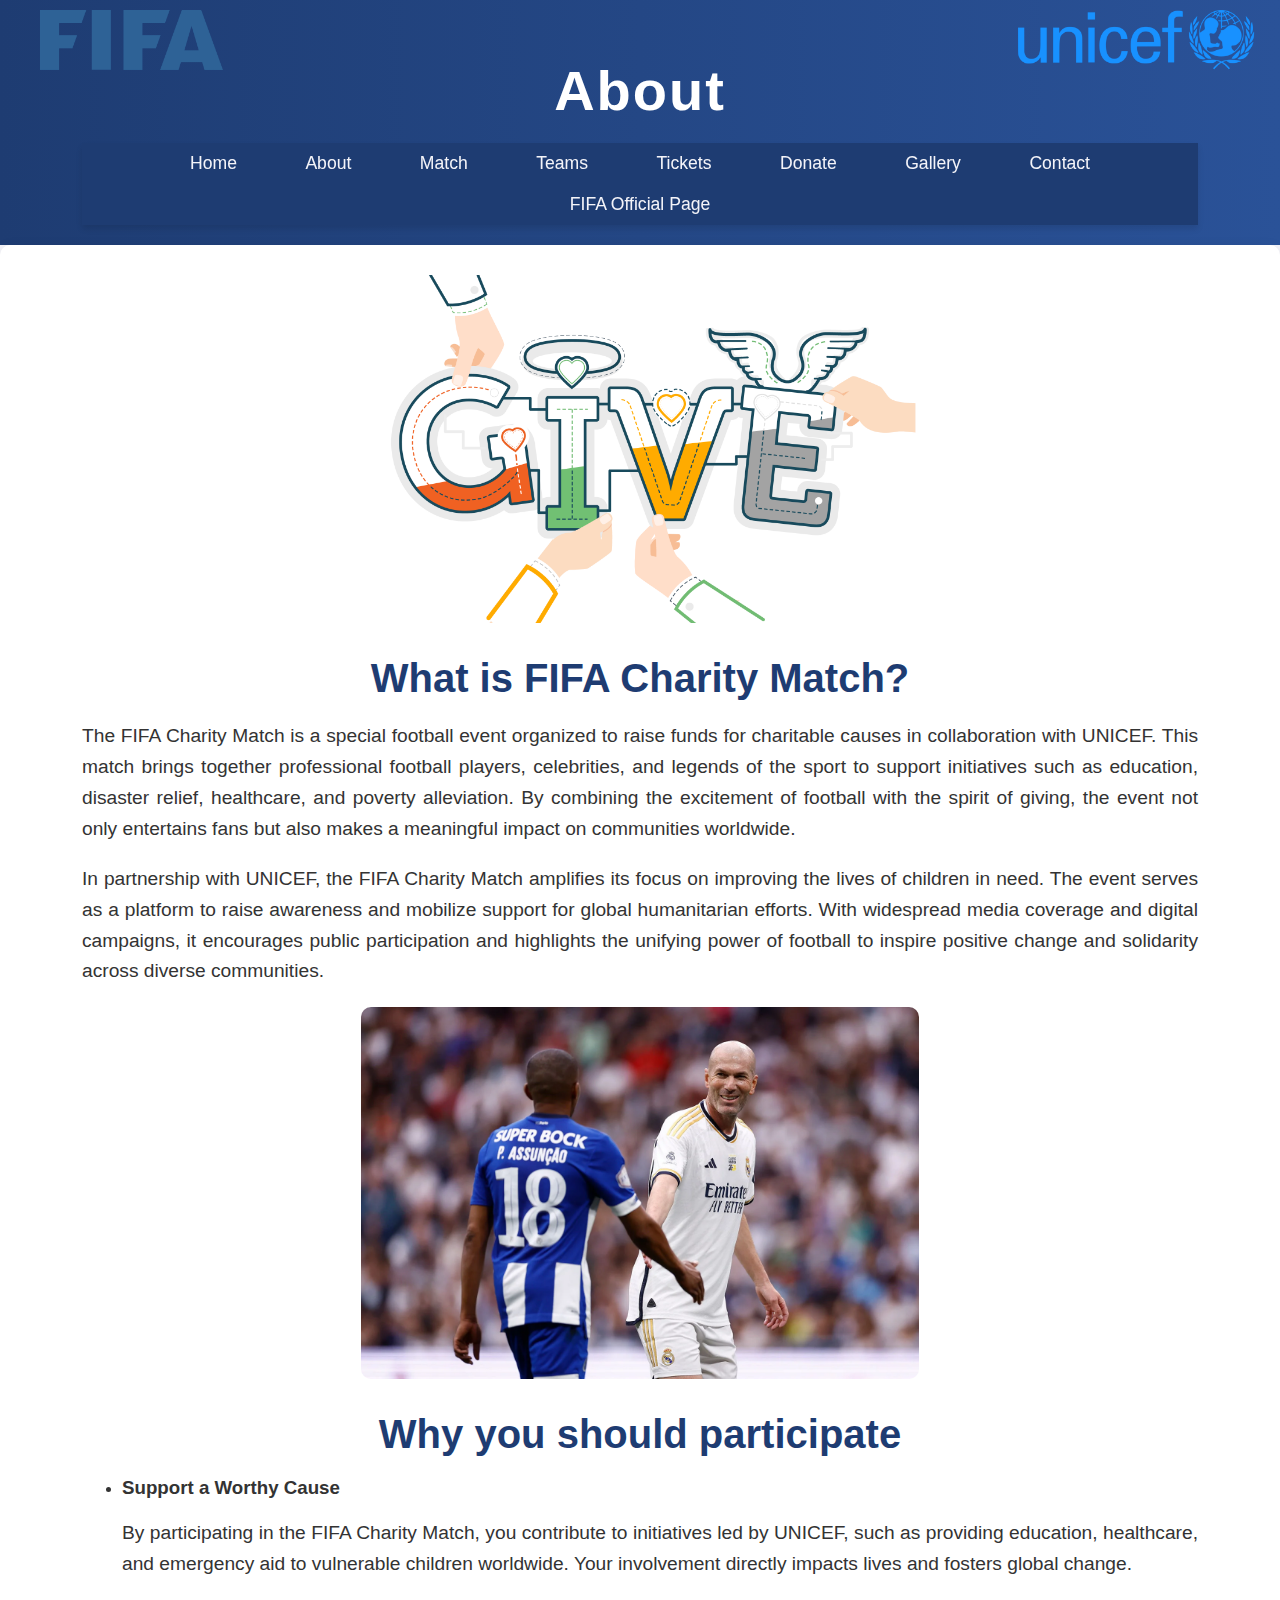
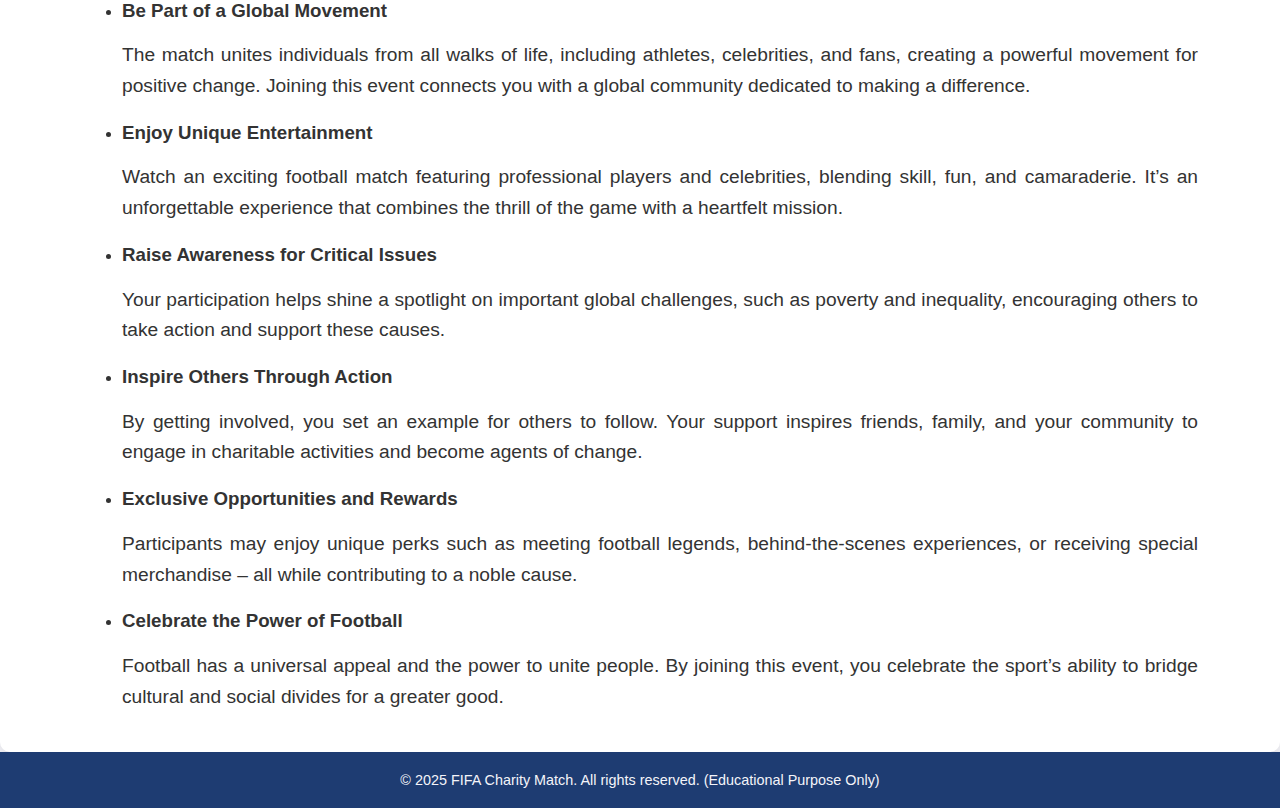
<file: about.html>
<!DOCTYPE html>
<html lang="en">
<head>
    <meta charset="UTF-8">
    <meta name="viewport" content="width=device-width, initial-scale=1.0">
    <title>FIFA Charity Match - About</title>
    <link rel="stylesheet" href="fifastyles.css">
	<style>
	
		main .container p {
			text-align: justify;
			line-height: 1.6;
			margin-bottom: 20px;
		}
		
	</style>
</head>

<body>
   <header id="home">
    <div class="logos">
        <img src="photos/fifa.png" alt="FIFA Logo">
        <img src="photos/unicef.png" alt="UNICEF Logo">
    </div>
	
        <div class="container">
            <h1>About</h1>
            <nav>
				<a href="index.html">Home</a>
				<a href="about.html">About</a>
				<a href="match.html">Match</a>
				<a href="teams.html">Teams</a>
				<a href="tickets.html">Tickets</a>
				<a href="donate.html">Donate</a>
				<a href="gallery.html">Gallery</a>
				<a href="contact.html">Contact</a>
				<a href="https://www.fifa.com/en/home" target="_blank" >FIFA Official Page</a>
            </nav>
        </div>
    </header>

    <main>
		<div class="container">
            <img src="photos/about1.webp" alt="Charity Match" class="stadium-image">
            <h2>What is FIFA Charity Match?</h2>
            <p> 
			The FIFA Charity Match is a special football event organized to raise funds for charitable causes in collaboration with UNICEF. This match brings together professional football players, celebrities, and legends of the sport to support initiatives such as education, disaster relief, healthcare, and poverty alleviation. By combining the excitement of football with the spirit of giving, the event not only entertains fans but also makes a meaningful impact on communities worldwide.	</p>
			
			<p>
			In partnership with UNICEF, the FIFA Charity Match amplifies its focus on improving the lives of children in need. The event serves as a platform to raise awareness and mobilize support for global humanitarian efforts. With widespread media coverage and digital campaigns, it encourages public participation and highlights the unifying power of football to inspire positive change and solidarity across diverse communities.	</p>
		</div>
		
		<div class="container">
            <img src="photos/about2.webp" alt="Charity Match" class="stadium-image">
            <h2> Why you should participate </h2>
            <ul>
			<li> <strong> <h3> Support a Worthy Cause </h3> </strong> </li>
			<p> By participating in the FIFA Charity Match, you contribute to initiatives led by UNICEF, such as providing education, healthcare, and emergency aid to vulnerable children worldwide. Your involvement directly impacts lives and fosters global change. </p>

			<li> <strong> <h3> Be Part of a Global Movement </h3> </strong> </li>
			<p> The match unites individuals from all walks of life, including athletes, celebrities, and fans, creating a powerful movement for positive change. Joining this event connects you with a global community dedicated to making a difference. </p>

			<li> <strong> <h3> Enjoy Unique Entertainment </h3> </strong> </li>
			<p> Watch an exciting football match featuring professional players and celebrities, blending skill, fun, and camaraderie. It’s an unforgettable experience that combines the thrill of the game with a heartfelt mission. </p>

			<li> <strong> <h3> Raise Awareness for Critical Issues </h3> </strong> </li>
			<p> Your participation helps shine a spotlight on important global challenges, such as poverty and inequality, encouraging others to take action and support these causes. </p>

			<li> <strong> <h3> Inspire Others Through Action </h3> </strong> </li>
			<p> By getting involved, you set an example for others to follow. Your support inspires friends, family, and your community to engage in charitable activities and become agents of change. </p>

			<li> <strong> <h3> Exclusive Opportunities and Rewards </h3> </strong> </li>
			<p> Participants may enjoy unique perks such as meeting football legends, behind-the-scenes experiences, or receiving special merchandise – all while contributing to a noble cause. </p>

			<li> <strong> <h3> Celebrate the Power of Football </h3> </strong> </li>
			<p> Football has a universal appeal and the power to unite people. By joining this event, you celebrate the sport’s ability to bridge cultural and social divides for a greater good. </p>
			</ul>
        </div>
    </main>
</body>

    <footer>
            <p>&copy; 2025 FIFA Charity Match. All rights reserved. (Educational Purpose Only)</p>
    </footer>

</html>
</file>
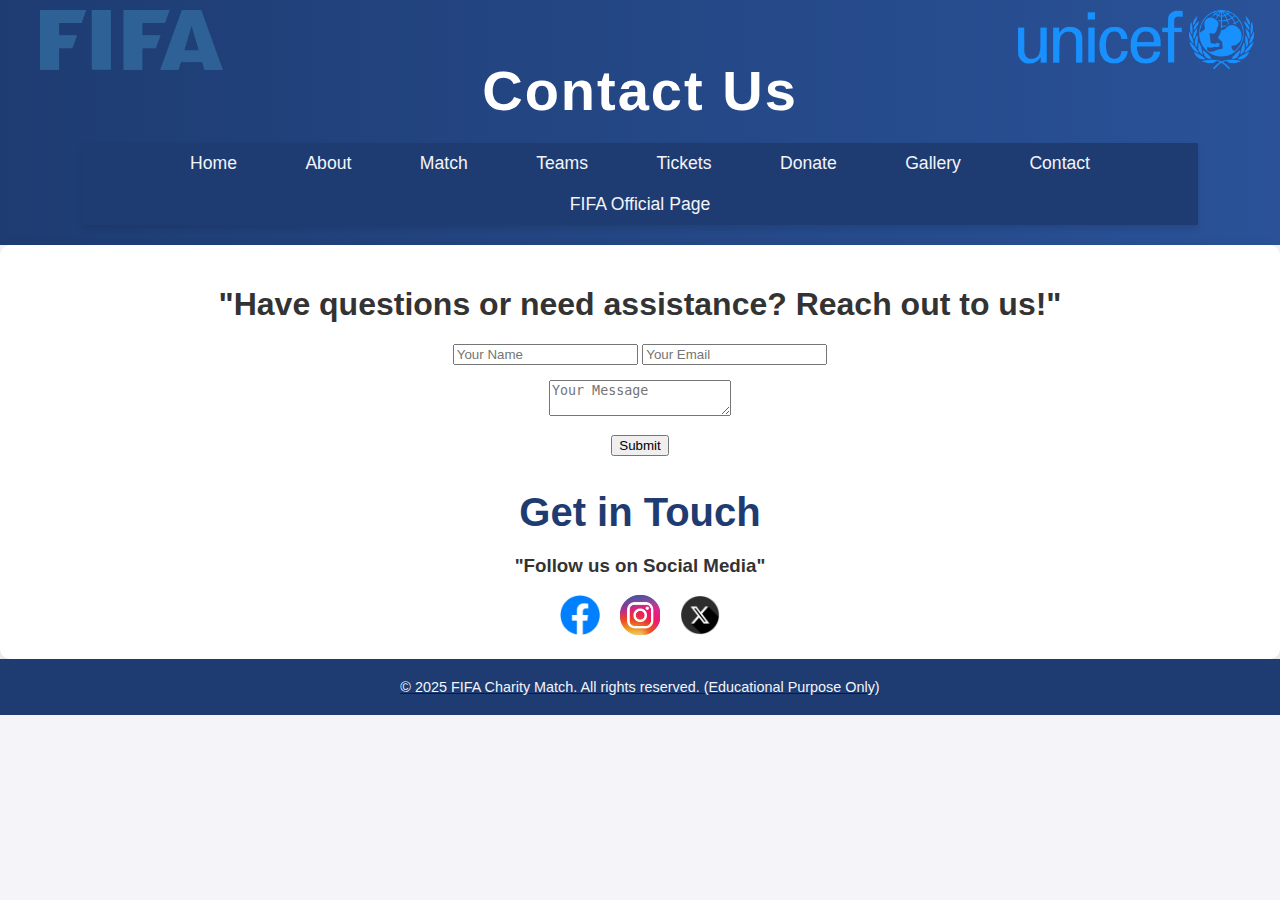
<file: contact.html>
<!DOCTYPE html>
<html lang="en">
<head>
    <meta charset="UTF-8">
    <meta name="viewport" content="width=device-width, initial-scale=1.0">
    <title>FIFA Charity Match - Contact</title>
    <link rel="stylesheet" href="fifastyles.css">
</head>

<body>
    <header id="home">
		<div class="logos">
			<img src="photos/fifa.png" alt="FIFA Logo">
			<img src="photos/unicef.png" alt="UNICEF Logo">
		</div>
		
        <div class="container">
            <h1> Contact Us </h1>
            <nav>
                <a href="index.html">Home</a>
				<a href="about.html">About</a>
				<a href="match.html">Match</a>
				<a href="teams.html">Teams</a>
				<a href="tickets.html">Tickets</a>
				<a href="donate.html">Donate</a>
				<a href="gallery.html">Gallery</a>
				<a href="contact.html">Contact</a>
				<a href="https://www.fifa.com/en/home" target="_blank" >FIFA Official Page</a>
            </nav>
        </div>
    </header>

    <main>
        <div class="container">
            <h1 style="text-align: center;">"Have questions or need assistance? Reach out to us!"</h2>
			
			<form action="submit_form.php" style="text-align: center;" method="post">
				<div class="form-group">
					<input type="text" name="name" placeholder="Your Name" required>
					<input type="email" name="email" placeholder="Your Email" required>
				</div>
				
				<div class="form-group">
					<textarea name="message" placeholder="Your Message" required></textarea>
				</div>
				
				<button type="submit">Submit</button>
			</form>

            <h2>Get in Touch</h2>
			<h3 style="text-align: center;">"Follow us on Social Media"</h3>
           
            <div class="social-links">
			<a href="https://www.facebook.com/fifa" target="_blank">
				<img src="photos/social1.png" alt="Facebook Logo">
			</a>
			<a href="https://www.instagram.com/fifa/" target="_blank">
				<img src="photos/social2.png" alt="Instagram Logo">
			</a>
			<a href="https://x.com/fifacom?lang=en&mx=2" target="_blank">
				<img src="photos/social3.png" alt="X Logo">
			</div>
        </div>
    </main>
</body>

    <footer>
            <p>&copy; 2025 FIFA Charity Match. All rights reserved. (Educational Purpose Only)</p>
    </footer>

</html>
</file>
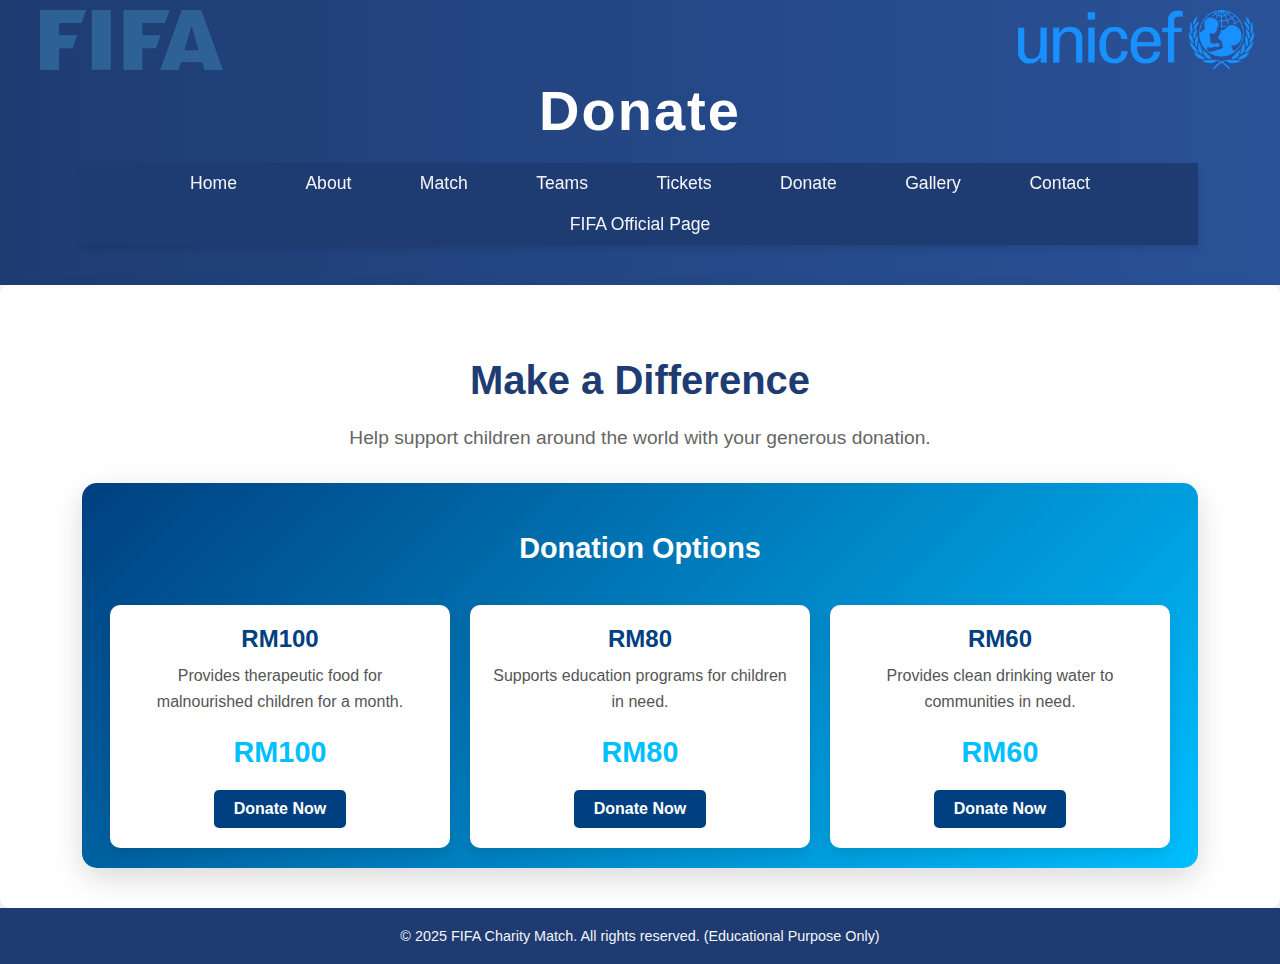
<file: donate.html>
<!DOCTYPE html>
<html lang="en">
<head>
    <meta charset="UTF-8">
    <meta name="viewport" content="width=device-width, initial-scale=1.0">
    <title>FIFA Charity Match - Donate</title>
    <link rel="stylesheet" href="fifastyles.css">
    <style>

        body {
            font-family: "Poppins", sans-serif;
            margin: 0;
            padding: 0;
            background-color: #f8f9fa;
            color: #333;
        }

        .container {
            width: 90%;
            max-width: 1200px;
            margin: 0 auto;
            padding: 20px;
        }

        h2 {
            text-align: center;
            font-size: 2.5rem;
            margin-bottom: 10px;
            color: #004080;
        }

        p {
            text-align: center;
            font-size: 1rem;
            color: #666;
        }


        .frame {
            margin-top: 30px;
            padding: 20px;
            border-radius: 15px;
            background: linear-gradient(135deg, #004080, #00bfff);
            box-shadow: 0 10px 30px rgba(0, 0, 0, 0.15);
            color: white;
            animation: fadeIn 1.5s ease-out;
            display: flex;
            flex-wrap: wrap;
            gap: 20px;
            justify-content: center;
        }

        .frame h3 {
            width: 100%;
            text-align: center;
            font-size: 1.8rem;
            margin-bottom: 20px;
        }

        /* Donation option cards */
        .donation-option {
            background-color: white;
            border-radius: 10px;
            padding: 20px;
            width: 300px;
            box-shadow: 0 6px 15px rgba(0, 0, 0, 0.1);
            text-align: center;
            transition: transform 0.3s ease, box-shadow 0.3s ease;
        }

        .donation-option:hover {
            transform: translateY(-5px);
            box-shadow: 0 8px 25px rgba(0, 0, 0, 0.2);
        }

        .donation-option strong {
            display: block;
            font-size: 1.5rem;
            color: #004080;
            margin-bottom: 10px;
        }

        .donation-option p {
            font-size: 1rem;
            color: #555;
            margin: 5px 0;
        }

        .donation-option .price {
            font-size: 1.8rem;
            font-weight: bold;
            color: #00bfff;
            margin: 15px 0;
        }

        .donate-btn {
            display: inline-block;
            text-decoration: none;
            background-color: #004080;
            color: white;
            padding: 10px 20px;
            font-size: 1rem;
            font-weight: bold;
            border-radius: 5px;
            transition: background-color 0.3s ease;
        }

        .donate-btn:hover {
            background-color: #003060;
        }
		
		footer p {
			color: #f4f4f9;
		}

    </style>
</head>

<body>
    <header id="home">
        <div class="logos">
            <img src="photos/fifa.png" alt="FIFA Logo">
            <img src="photos/unicef.png" alt="UNICEF Logo">
        </div>
		
        <div class="container">
            <h1>Donate</h1>
            <nav>
                <a href="index.html">Home</a>
				<a href="about.html">About</a>
				<a href="match.html">Match</a>
				<a href="teams.html">Teams</a>
				<a href="tickets.html">Tickets</a>
				<a href="donate.html">Donate</a>
				<a href="gallery.html">Gallery</a>
				<a href="contact.html">Contact</a>
				<a href="https://www.fifa.com/en/home" target="_blank" >FIFA Official Page</a>
            </nav>
        </div>
    </header>

    <main>
        <div class="container">
            <h2>Make a Difference</h2>
            <p>Help support children around the world with your generous donation.</p>

            <div class="frame">
                <h3>Donation Options</h3>

                <div class="donation-option">
                    <strong>RM100</strong>
                    <p>Provides therapeutic food for malnourished children for a month.</p>
                    <p class="price">RM100</p>
                    <a href="https://help.unicef.org/malaysia/donate-for-every-child?utm_source=referral&utm_medium=organic&utm_campaign=unicef-org&utm_id=7015g000000pEbM&utm_term=redirect&utm_content=general" class="donate-btn" target="_blank">Donate Now</a>
                </div>

                <div class="donation-option">
                    <strong>RM80</strong>
                    <p>Supports education programs for children in need.</p>
                    <p class="price">RM80</p>
                    <a href="https://help.unicef.org/malaysia/donate-for-every-child?utm_source=referral&utm_medium=organic&utm_campaign=unicef-org&utm_id=7015g000000pEbM&utm_term=redirect&utm_content=general" class="donate-btn" target="_blank">Donate Now</a>
                </div>

                <div class="donation-option">
                    <strong>RM60</strong>
                    <p>Provides clean drinking water to communities in need.</p>
                    <p class="price">RM60</p>
                    <a href="https://help.unicef.org/malaysia/donate-for-every-child?utm_source=referral&utm_medium=organic&utm_campaign=unicef-org&utm_id=7015g000000pEbM&utm_term=redirect&utm_content=general" class="donate-btn" target="_blank">Donate Now</a>
                </div>
            </div>
        </div>
    </main>
</body>

	<footer>
            <p>&copy; 2025 FIFA Charity Match. All rights reserved. (Educational Purpose Only)</p>
    </footer>

</html>
</file>
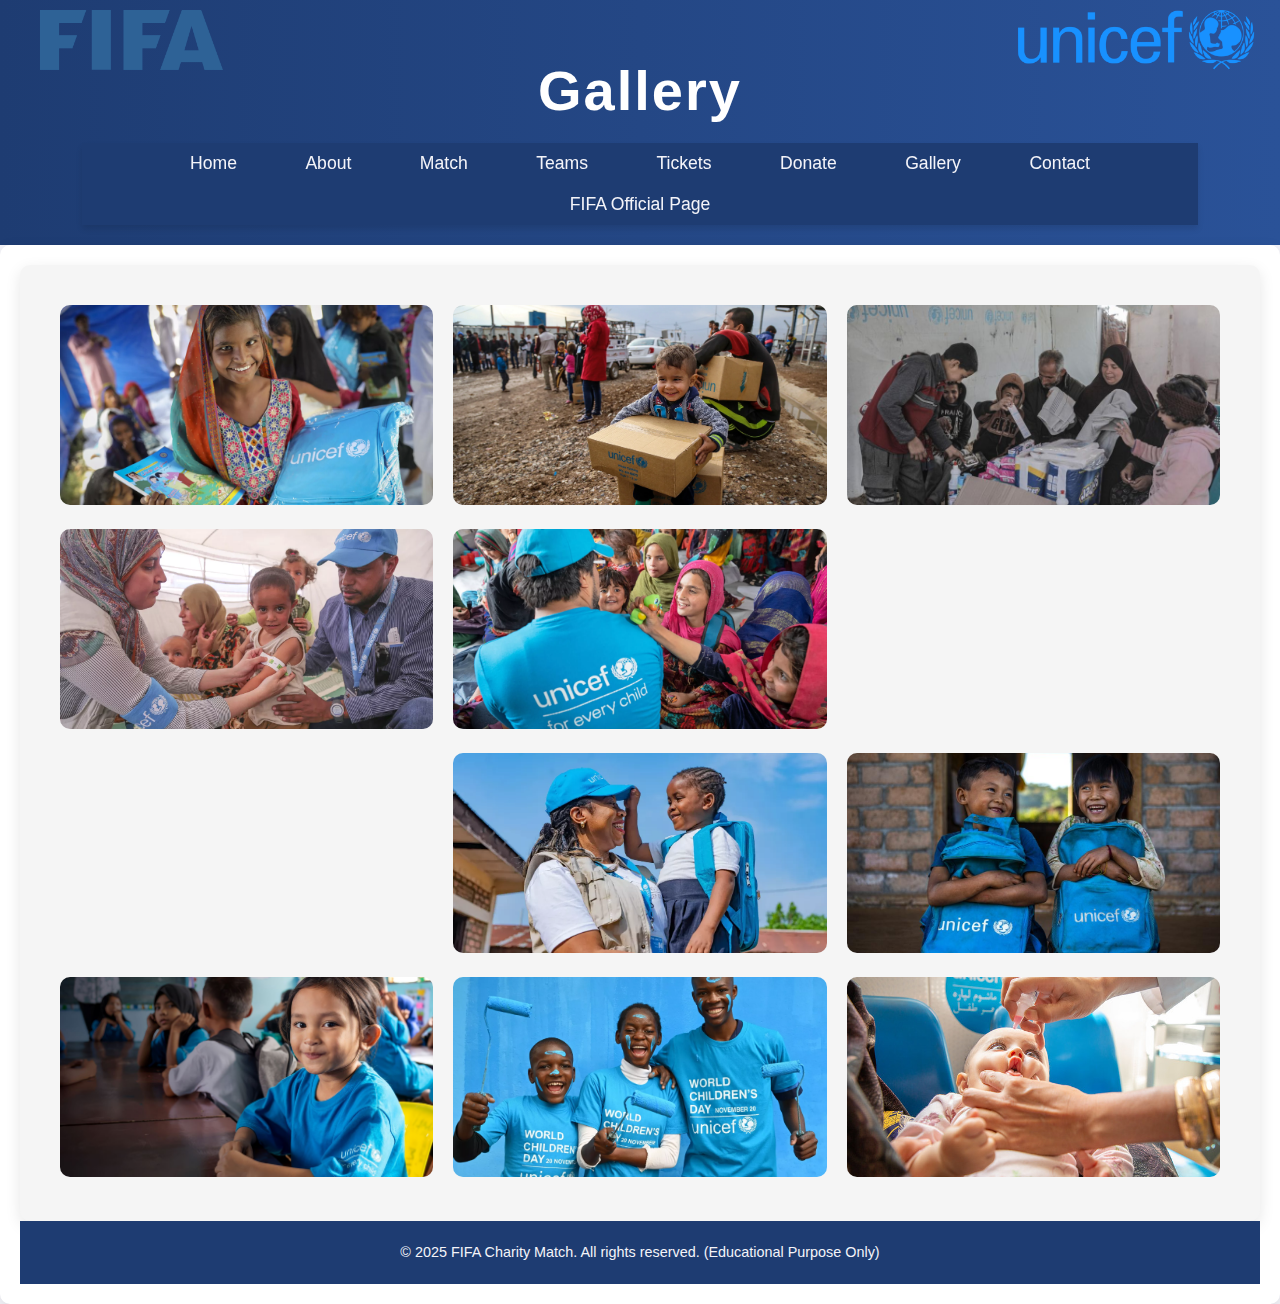
<file: gallery.html>
<!DOCTYPE html>
<html lang="en">
<head>
    <meta charset="UTF-8">
    <meta name="viewport" content="width=device-width, initial-scale=1.0">
    <title>FIFA Charity Match - Gallery</title>
    <link rel="stylesheet" href="fifastyles.css">
	<style>
	
		.highlights-section {
			padding: 20px;
			background-color: #f5f5f5;
		}

		.grid-container {
			display: grid;
			grid-template-columns: repeat(auto-fit, minmax(300px, 1fr));
			gap: 20px;
			padding: 20px;
		}

		.grid-item img,
			.grid-item iframe {
			width: 100%;
			height: 200px;
			object-fit: cover;
			border-radius: 10px;
		}

		.grid-item iframe {
			border: none;
		}
		
	</style>
</head>

<body>
   <header id="home">
		<div class="logos">
			<img src="photos/fifa.png" alt="FIFA Logo">
			<img src="photos/unicef.png" alt="UNICEF Logo">
		</div>
		
        <div class="container">
            <h1>Gallery</h1>
            <nav>
				<a href="index.html">Home</a>
				<a href="about.html">About</a>
				<a href="match.html">Match</a>
				<a href="teams.html">Teams</a>
				<a href="tickets.html">Tickets</a>
				<a href="donate.html">Donate</a>
				<a href="gallery.html">Gallery</a>
				<a href="contact.html">Contact</a>
				<a href="https://www.fifa.com/en/home" target="_blank" >FIFA Official Page</a>
            </nav>
        </div>
    </header>

    <main>
		<main class="highlights-section">
		
        <div class="grid-container">
            <div class="grid-item">
                <img src="photos/gallery1.jpeg" alt="UNICEF Photo 1">
            </div>
            <div class="grid-item">
                <img src="photos/gallery2.jpeg" alt="UNICEF Photo 2">
            </div>
            <div class="grid-item">
                <img src="photos/gallery3.jpg" alt="UNICEF Photo 3">
            </div>
			<div class="grid-item">
                <img src="photos/gallery4.jpg" alt="UNICEF Photo 4">
            </div>
			<div class="grid-item">
                <img src="photos/gallery5.jpeg" alt="UNICEF Photo 5">
            </div>
            <div class="grid-item">
                <iframe src="https://www.youtube.com/embed/8Sz0L-_6x-M" frameborder="0" allowfullscreen></iframe>
            </div>
            <div class="grid-item">
               <iframe src="https://www.youtube.com/embed/wtbAJKBUoJM" frameborder="0" allowfullscreen></iframe>
            </div>
			<div class="grid-item">
                <img src="photos/gallery6.webp" alt="UNICEF Photo 6">
            </div>
			<div class="grid-item">
				<img src="photos/gallery7.jpg" alt="UNICEF Photo 7">
            </div>
			<div class="grid-item">
                <img src="photos/gallery8.jpg" alt="UNICEF Photo 8">
            </div>
			<div class="grid-item">
                <img src="photos/gallery9.jpeg" alt="UNICEF Photo 9">
            </div>
			<div class="grid-item">
				<img src="photos/gallery10.jpg" alt="UNICEF Photo 10">
            </div>
		</div>
    </main>
</body>

    <footer>
            <p>&copy; 2025 FIFA Charity Match. All rights reserved. (Educational Purpose Only)</p>
    </footer>

</html>
</file>
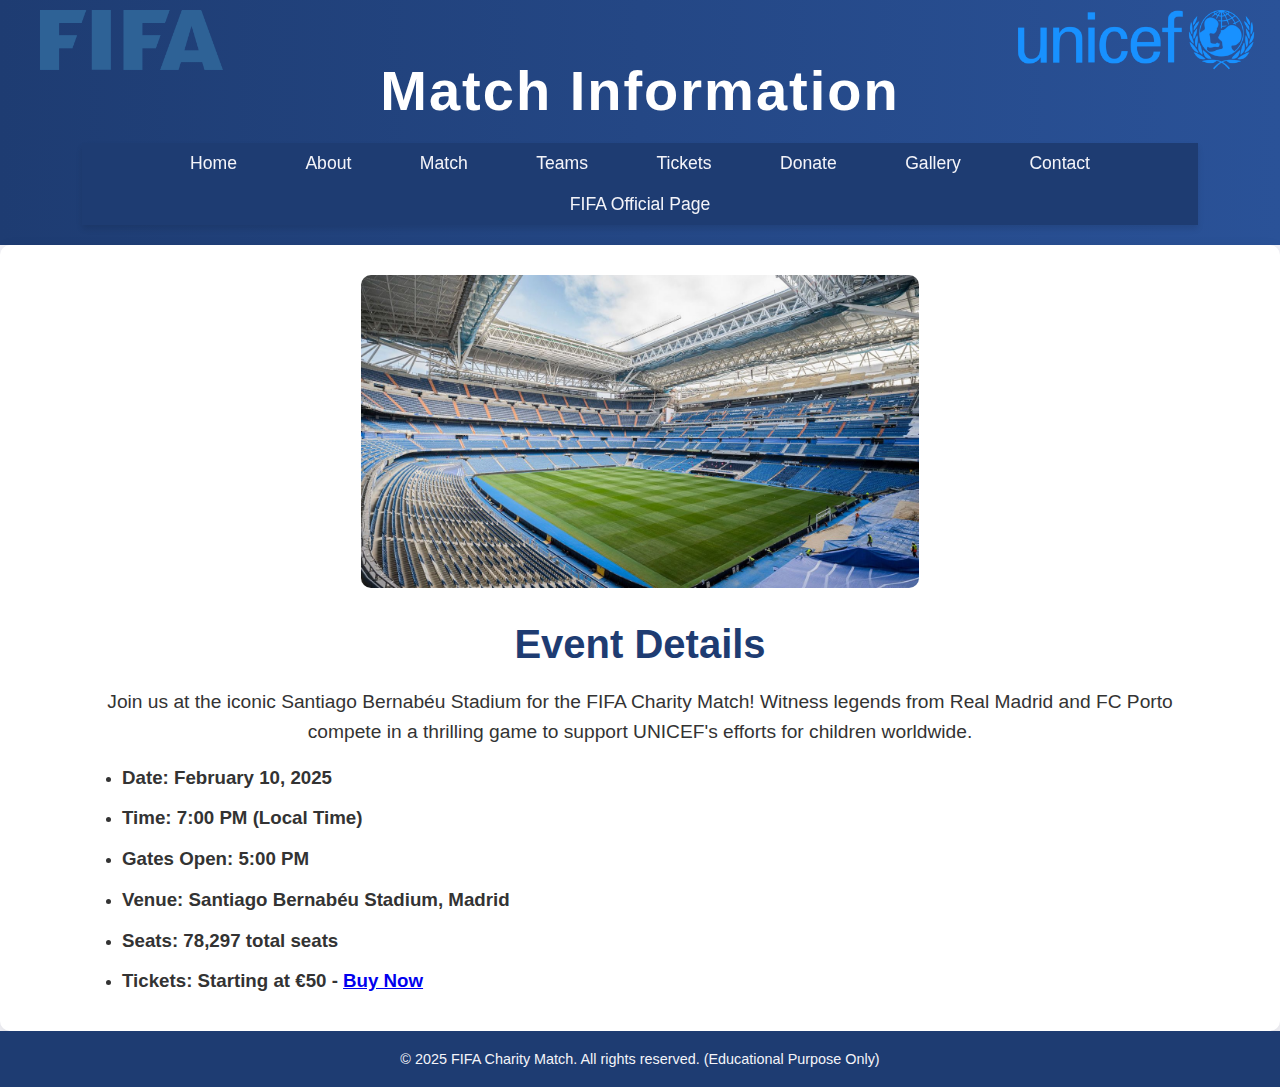
<file: match.html>
<!DOCTYPE html>
<html lang="en">
<head>
    <meta charset="UTF-8">
    <meta name="viewport" content="width=device-width, initial-scale=1.0">
    <title>FIFA Charity Match - Match</title>
    <link rel="stylesheet" href="fifastyles.css">
</head>

<body>
	<header id="home">
		<div class="logos">
			<img src="photos/fifa.png" alt="FIFA Logo">
			<img src="photos/unicef.png" alt="UNICEF Logo">
		</div>
		
        <div class="container">
            <h1>Match Information</h1>
            <nav>
				<a href="index.html">Home</a>
				<a href="about.html">About</a>
				<a href="match.html">Match</a>
				<a href="teams.html">Teams</a>
				<a href="tickets.html">Tickets</a>
				<a href="donate.html">Donate</a>
				<a href="gallery.html">Gallery</a>
				<a href="contact.html">Contact</a>
				<a href="https://www.fifa.com/en/home" target="_blank" >FIFA Official Page</a>
            </nav>
        </div>
    </header>

    <main>
		<div class="container">
            <img src="photos/santiago_bernabeu.jpg" alt="Santiago Bernabéu Stadium" class="stadium-image">
            <h2>Event Details</h2>
            <p>
                Join us at the iconic Santiago Bernabéu Stadium for the FIFA Charity Match! Witness legends from 
                Real Madrid and FC Porto compete in a thrilling game to support UNICEF's efforts for children worldwide.
            </p>
			
        <div class="details">
			<div class="event-details">
				<ul>
					<li><h3><strong>Date</strong>: February 10, 2025</h3></li>
					<li><h3><strong>Time</strong>: 7:00 PM (Local Time)</h3></li>
					<li><h3><strong>Gates Open</strong>: 5:00 PM</h3></li>
					<li><h3><strong>Venue</strong>: Santiago Bernabéu Stadium, Madrid</h3></li>
					<li><h3><strong>Seats</strong>: 78,297 total seats</h3></li>
					<li><h3><strong>Tickets</strong>: Starting at €50 - <a href="tickets.html">Buy Now</a></h3></li>
				</ul>
			</div>
        </div>
		</div>
    </main>
</body>

    <footer>
            <p>&copy; 2025 FIFA Charity Match. All rights reserved. (Educational Purpose Only)</p>
    </footer>

</html>
</file>
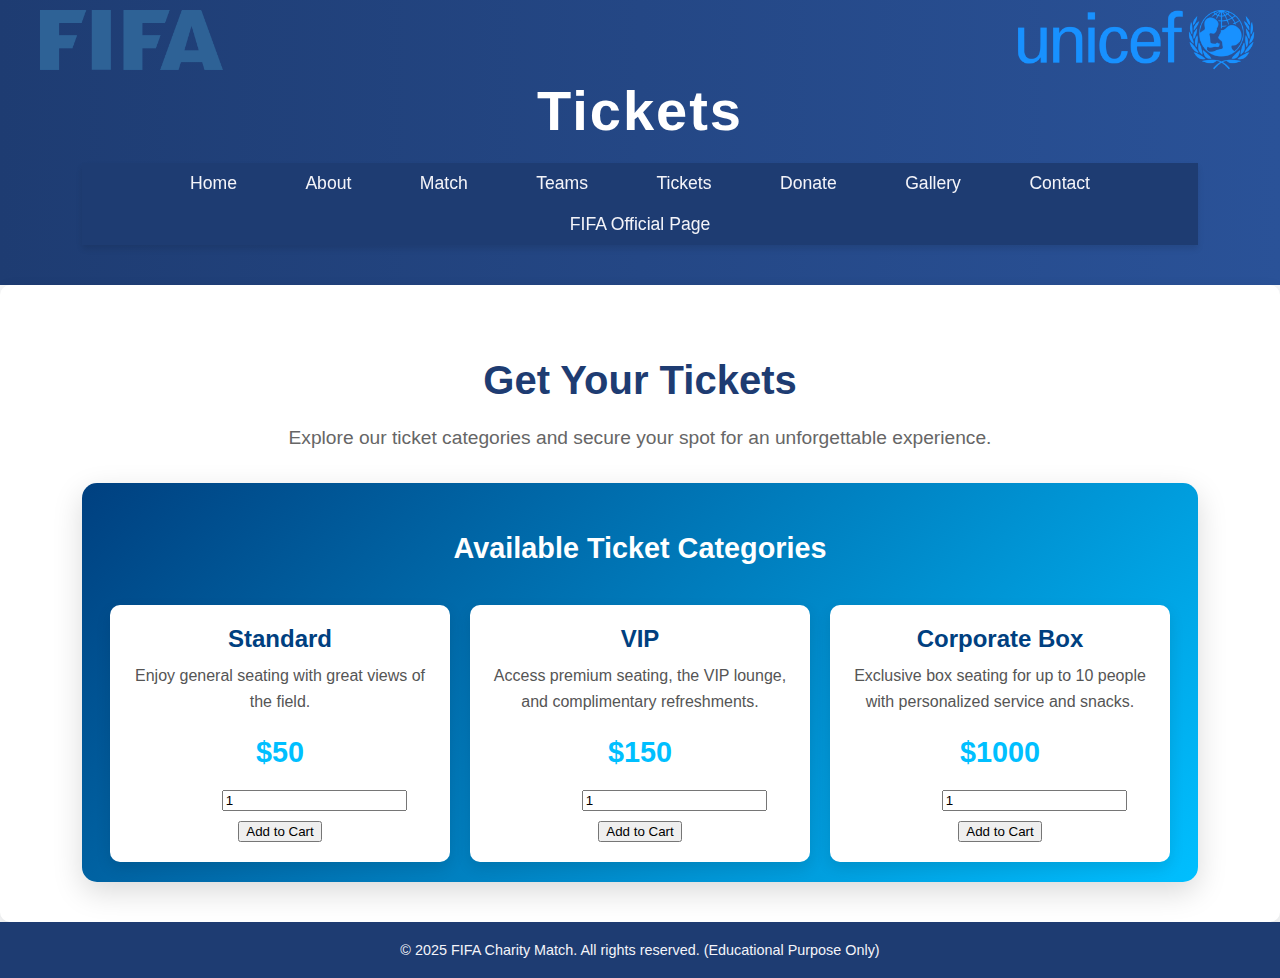
<file: tickets.html>
<!DOCTYPE html>
<html lang="en">
<head>
    <meta charset="UTF-8">
    <meta name="viewport" content="width=device-width, initial-scale=1.0">
    <title>FIFA Charity Match - Tickets</title>
    <link rel="stylesheet" href="fifastyles.css">
    <style>

        body {
            font-family: "Poppins", sans-serif;
            margin: 0;
            padding: 0;
            background-color: #f8f9fa;
            color: #333;
        }

        .container {
            width: 90%;
            max-width: 1200px;
            margin: 0 auto;
            padding: 20px;
        }

        h2 {
            text-align: center;
            font-size: 2.5rem;
            margin-bottom: 10px;
            color: #004080;
        }

        p {
            text-align: center;
            font-size: 1rem;
            color: #666;
        }


        .frame {
            margin-top: 30px;
            padding: 20px;
            border-radius: 15px;
            background: linear-gradient(135deg, #004080, #00bfff);
            box-shadow: 0 10px 30px rgba(0, 0, 0, 0.15);
            color: white;
            animation: fadeIn 1.5s ease-out;
            display: flex;
            flex-wrap: wrap;
            gap: 20px;
            justify-content: center;
        }

        .frame h3 {
            width: 100%;
            text-align: center;
            font-size: 1.8rem;
            margin-bottom: 20px;
        }


        .ticket-category {
            background-color: white;
            border-radius: 10px;
            padding: 20px;
            width: 300px;
            box-shadow: 0 6px 15px rgba(0, 0, 0, 0.1);
            text-align: center;
            transition: transform 0.3s ease, box-shadow 0.3s ease;
        }

        .ticket-category:hover {
            transform: translateY(-5px);
            box-shadow: 0 8px 25px rgba(0, 0, 0, 0.2);
        }

        .ticket-category strong {
            display: block;
            font-size: 1.5rem;
            color: #004080;
            margin-bottom: 10px;
        }

        .ticket-category p {
            font-size: 1rem;
            color: #555;
            margin: 5px 0;
        }

        .ticket-category .price {
            font-size: 1.8rem;
            font-weight: bold;
            color: #00bfff;
            margin: 15px 0;
        }

        .quantity-input {
            margin: 10px 0;
        }

        /* Shopping cart */
        .cart {
            margin-top: 30px;
            padding: 20px;
            background-color: white;
            border-radius: 10px;
            box-shadow: 0 6px 15px rgba(0, 0, 0, 0.1);
        }

        .cart table {
            width: 100%;
            border-collapse: collapse;
            margin-bottom: 20px;
        }

        .cart th, .cart td {
            padding: 10px;
            text-align: left;
            border-bottom: 1px solid #ddd;
        }

        .cart th {
            background-color: #004080;
            color: white;
        }

        .checkout-btn {
            display: inline-block;
            text-decoration: none;
            background-color: #004080;
            color: white;
            padding: 10px 20px;
            font-size: 1rem;
            font-weight: bold;
            border-radius: 5px;
            transition: background-color 0.3s ease;
        }

        .checkout-btn:hover {
            background-color: #003060;
        }
		
		footer p {
			color: #f4f4f9;
		}
		
    </style>
</head>
<body>
    <header id="home">
        <div class="logos">
            <img src="photos/fifa.png" alt="FIFA Logo">
            <img src="photos/unicef.png" alt="UNICEF Logo">
        </div>
        <div class="container">
            <h1>Tickets</h1>
            <nav>
				<a href="index.html">Home</a>
				<a href="about.html">About</a>
				<a href="match.html">Match</a>
				<a href="teams.html">Teams</a>
				<a href="tickets.html">Tickets</a>
				<a href="donate.html">Donate</a>
				<a href="gallery.html">Gallery</a>
				<a href="contact.html">Contact</a>
				<a href="https://www.fifa.com/en/home" target="_blank" >FIFA Official Page</a>
            </nav>
        </div>
    </header>

    <main>
        <div class="container">
            <h2>Get Your Tickets</h2>
            <p>Explore our ticket categories and secure your spot for an unforgettable experience.</p>

            <div class="frame">
                <h3>Available Ticket Categories</h3>

                <div class="ticket-category">
                    <strong>Standard</strong>
                    <p>Enjoy general seating with great views of the field.</p>
                    <p class="price">$50</p>
                    <div class="quantity-input">
                        <label for="quantity-standard">Quantity:</label>
                        <input type="number" id="quantity-standard" min="1" value="1">
                    </div>
                    <button class="add-to-cart-btn">Add to Cart</button>
                </div>

                <div class="ticket-category">
                    <strong>VIP</strong>
                    <p>Access premium seating, the VIP lounge, and complimentary refreshments.</p>
                    <p class="price">$150</p>
                    <div class="quantity-input">
                        <label for="quantity-vip">Quantity:</label>
                        <input type="number" id="quantity-vip" min="1" value="1">
                    </div>
                    <button class="add-to-cart-btn">Add to Cart</button>
                </div>

                <div class="ticket-category">
                    <strong>Corporate Box</strong>
                    <p>Exclusive box seating for up to 10 people with personalized service and snacks.</p>
                    <p class="price">$1000</p>
                    <div class="quantity-input">
                        <label for="quantity-corporate">Quantity:</label>
                        <input type="number" id="quantity-corporate" min="1" value="1">
                    </div>
                    <button class="add-to-cart-btn">Add to Cart</button>
                </div>
            </div>

            <div class="cart" style="display: none;">
                <h3>Your Cart</h3>
                <table>
                    <thead>
                        <tr>
                            <th>Ticket Type</th>
                            <th>Quantity</th>
                            <th>Price</th>
                            <th>Total</th>
                        </tr>
                    </thead>
                    <tbody id="cart-items"></tbody>
                </table>
                <p id="total-price">Total: $0</p>
                <button class="checkout-btn">Proceed to Checkout</button>
            </div>
        </div>
    </main>

    <script>
        document.addEventListener('DOMContentLoaded', () => {
            const cart = [];
            const cartContainer = document.querySelector('.cart');
            const cartItems = document.getElementById('cart-items');
            const totalPriceElement = document.getElementById('total-price');

            document.querySelectorAll('.add-to-cart-btn').forEach((button) => {
                button.addEventListener('click', (e) => {
                    const ticketCategory = e.target.parentElement;
                    const type = ticketCategory.querySelector('strong').innerText;
                    const price = parseFloat(ticketCategory.querySelector('.price').innerText.replace('$', ''));
                    const quantityInput = ticketCategory.querySelector('input');
                    const quantity = parseInt(quantityInput.value);

                    if (!quantity || quantity < 1) {
                        alert('Please enter a valid quantity.');
                        return;
                    }

                    const existing = cart.find((item) => item.type === type);
                    if (existing) {
                        existing.quantity += quantity;
                    } else {
                        cart.push({ type, price, quantity });
                    }

                    quantityInput.value = 1;
                    updateCart();
                });
            });

            function updateCart() {
                cartItems.innerHTML = '';
                let total = 0;

                cart.forEach((item) => {
                    const row = document.createElement('tr');
                    row.innerHTML = `
                        <td>${item.type}</td>
                        <td>${item.quantity}</td>
                        <td>$${item.price.toFixed(2)}</td>
                        <td>$${(item.price * item.quantity).toFixed(2)}</td>
                    `;
                    cartItems.appendChild(row);
                    total += item.price * item.quantity;
                });

                totalPriceElement.innerText = `Total: $${total.toFixed(2)}`;
                cartContainer.style.display = cart.length ? 'block' : 'none';
            }
        });
    </script>
</body>

	<footer>
            <p>&copy; 2025 FIFA Charity Match. All rights reserved. (Educational Purpose Only)</p>
    </footer>
	
</html>
</file>
<file: fifastyles.css>
header {
    background: linear-gradient(to right, #1e3c72, #2a5298);
    color: #fff;
    text-align: center;
    padding: 20px 20px;
}

header h1 {
    font-size: 3.5rem;
    margin-bottom: 15px;
    letter-spacing: 2px;
}

header p {
    font-size: 1.8rem;
    margin-bottom: 25px;
}

header nav {
    margin-top: 20px;
}

header nav a {
    margin: 0 15px;
    color: #f4f4f9;
    text-decoration: none;
    font-size: 1.1rem;
    border: 2px solid transparent;
    padding: 8px 15px;
    transition: all 0.3s;
}

header nav a:hover {
    color: #1e3c72;
    background: #fff;
    border-color: #fff;
    border-radius: 5px;
}

header .logos {
    display: flex;
    justify-content: space-between;
    align-items: center;
    padding: 10px 20px;
    position: absolute;
    top: 0;
    width: 95%;
    z-index: 3;
}

header .logos img {
    height: 60px;
}

header .center-content {
    display: flex;
    flex-direction: column;
    align-items: center;
    justify-content: center;
    gap: 20px;
}

header .team-logos {
    display: flex;
    align-items: center;
    gap: 50px;
    margin: 20px 0;
}

header .team-logos img {
    height: 100px;
}

header .vs {
    font-size: 5rem;
    font-weight: bold;
    color: #fff;
    text-shadow: 2px 2px 5px rgba(0, 0, 0, 0.5);
}

body {
    font-family: 'Segoe UI', Tahoma, Geneva, Verdana, sans-serif;
    margin: 0;
    padding: 0;
    color: #333;
    background: #f4f4f9;
}

.container {
    width: 90%;
    max-width: 1200px;
    margin: 0 auto;
	flex: 1;
}

.social-links {
    display: flex;
    justify-content: center; 
    align-items: center;     
    gap: 20px;                 
}


.social-links img {
    width: 40px; 
    height: 40px;
    display: inline-block;
}

#countdown {
    display: flex;
    justify-content: center;
    margin: 5px 0;
}

#countdown div {
    margin: 10px 15px;
    text-align: center;
    font-size: 1.2rem;
}

#countdown span {
    display: block;
    font-size: 2.8rem;
    font-weight: bold;
    color: #f4f4f9;
}

main {
    background: #fff;
    padding: 20px 20px;
    margin: 0 auto;
    border-radius: 10px;
    box-shadow: 0px 5px 15px rgba(0, 0, 0, 0.1);
}

main h2 {
    text-align: center;
    font-size: 2.5rem;
    color: #1e3c72;
    margin-bottom: 20px;
}

main p {
    text-align: center;
    font-size: 1.2rem;
    line-height: 1.6;
    margin: 10px 0;
}

#match-info p,
#match-highlights p {
    margin-bottom: 15px;
}

#match-info strong {
    color: #2a5298;
}

nav {
    background: #1e3c72;
    box-shadow: 0px 4px 6px rgba(0, 0, 0, 0.1);
    position: sticky;
    top: 0;
    z-index: 1000;
}

nav a {
    display: inline-block;
    margin: 0 15px;
    color: #f4f4f9;
    text-decoration: none;
    font-size: 1.1rem;
    padding: 12px 20px;
    position: relative;
    transition: all 0.3s ease-in-out;
}

nav a:hover {
    color: #1e3c72;
    background: #fff;
    border-radius: 5px;
}

nav a::after {
    content: '';
    display: block;
    width: 0;
    background: #f4f4f9;
    margin: auto;
    transition: width 0.3s ease-in-out;
}

nav a:hover::after {
    width: 60%;
}

@media (max-width: 768px) {
    header h1 {
        font-size: 2.5rem;
    }

    header p {
        font-size: 1.2rem;
    }
	
    header .logos img {
        height: 30px;
    }
	
	.donation-banner h1 {
        font-size: 30px;
    }
	
    .container {
        width: 95%;
    }

    .team-logos {
        flex-direction: column;
        gap: 20px;
    }

    .team-logos img {
        height: 80px;
    }

    #countdown {
        flex-wrap: wrap;
    }

    #countdown div {
        margin: 5px;
        font-size: 1rem;
    }

    #countdown span {
        font-size: 2rem;
    }

    nav {
        flex-direction: column;
        align-items: center;
        text-align: center;
    }

    nav a {
        display: block;
        margin: 5px 0;
        padding: 10px;
        font-size: 1rem;
    }
	
	.stadium-image {
        width: 90%;
    }

}

.club-logo {
    width: 150px;
    margin: 20px auto;
    display: block;
}

.players {
    display: flex;
    flex-wrap: wrap;
    justify-content: center;
    gap: 20px;
}

.player {
    text-align: center;
    max-width: 150px;
}

.player img {
    width: 100%;
    border-radius: 10px;
}

.stadium-image {
    width: 50%;
    border-radius: 10px;
    display: block;
    margin: 10px auto;
}

.form-group {
    margin-bottom: 15px;
    position: relative;
}

.form-group label {
    font-weight: bold;
    display: inline-block;
    margin-bottom: 5px;
}

.form-group i {
    margin-right: 10px;
}

footer {
    background: #1e3c72;
    color: #f4f4f9;
    text-align: center;
    padding: 20px 0;
    width: 100%;
    margin-top: auto;
}

footer p {
    font-size: 0.9rem;
    margin: 0;
}
</file>
